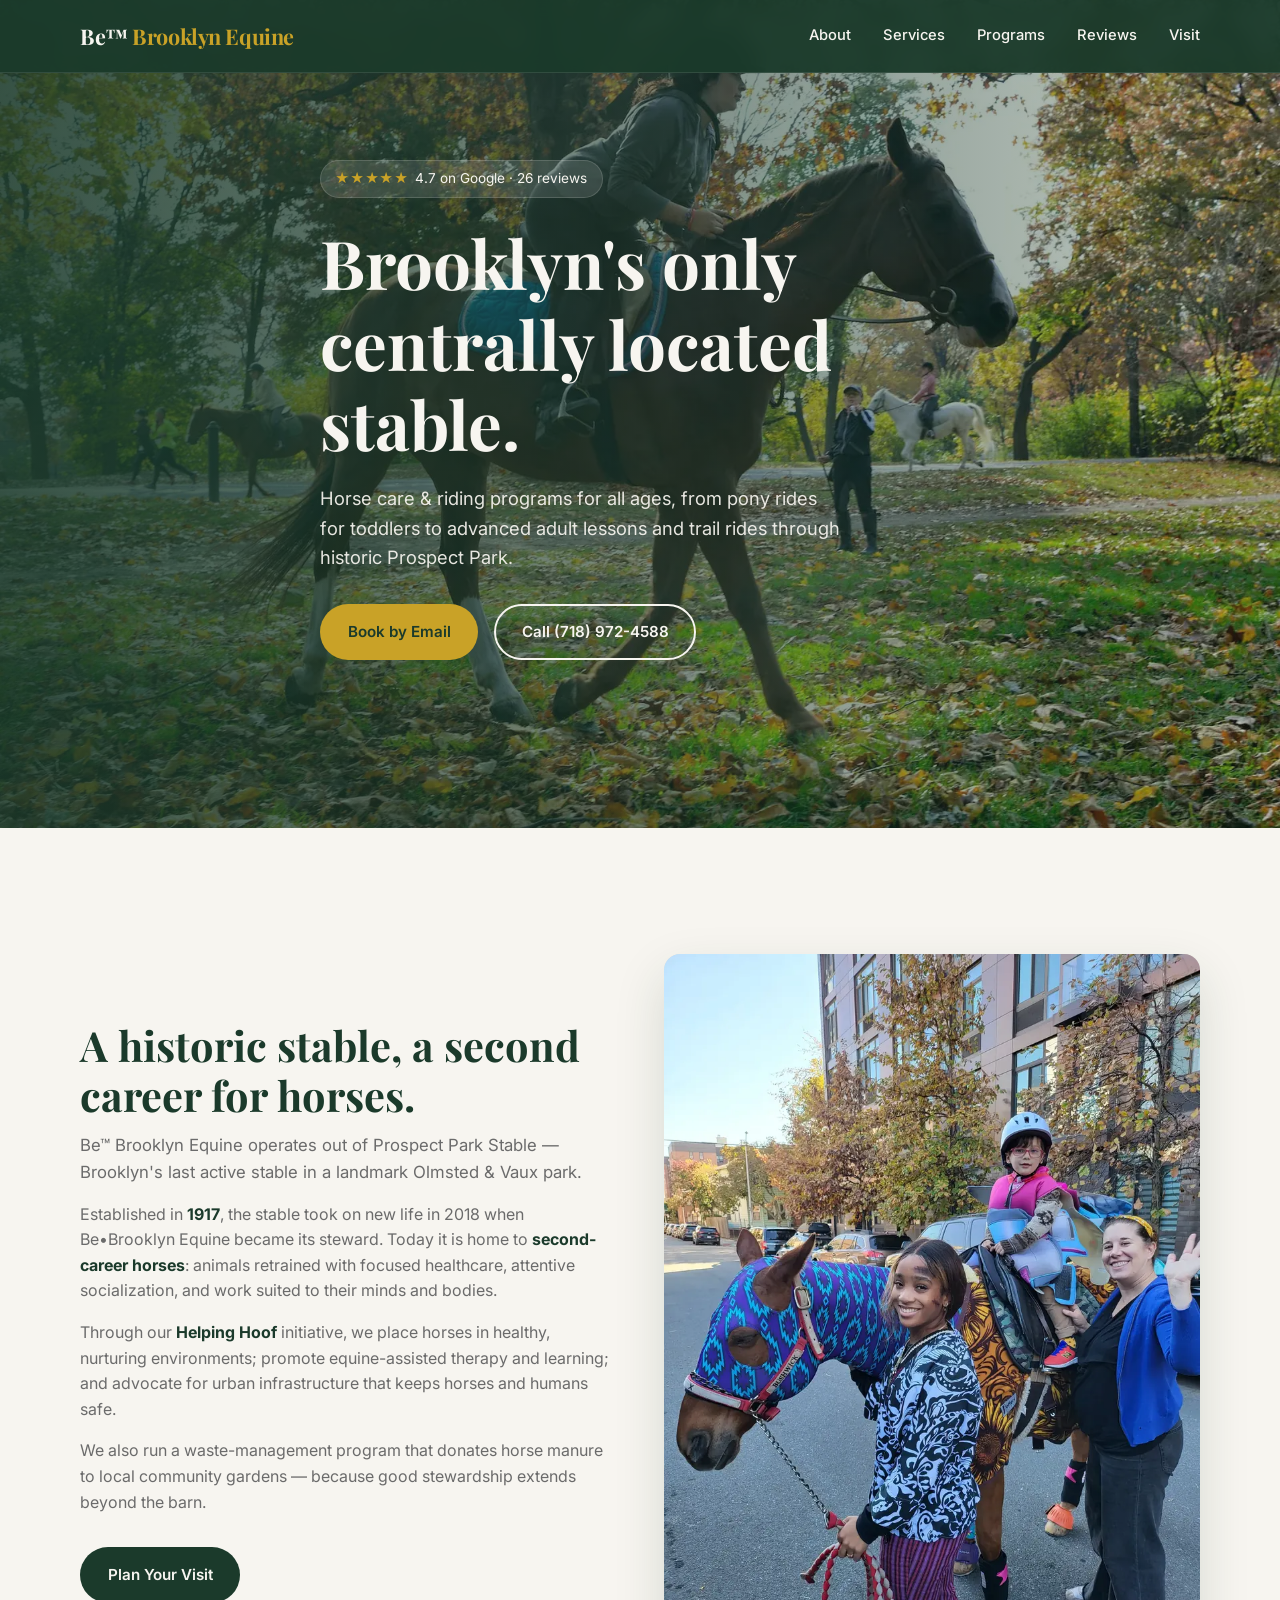
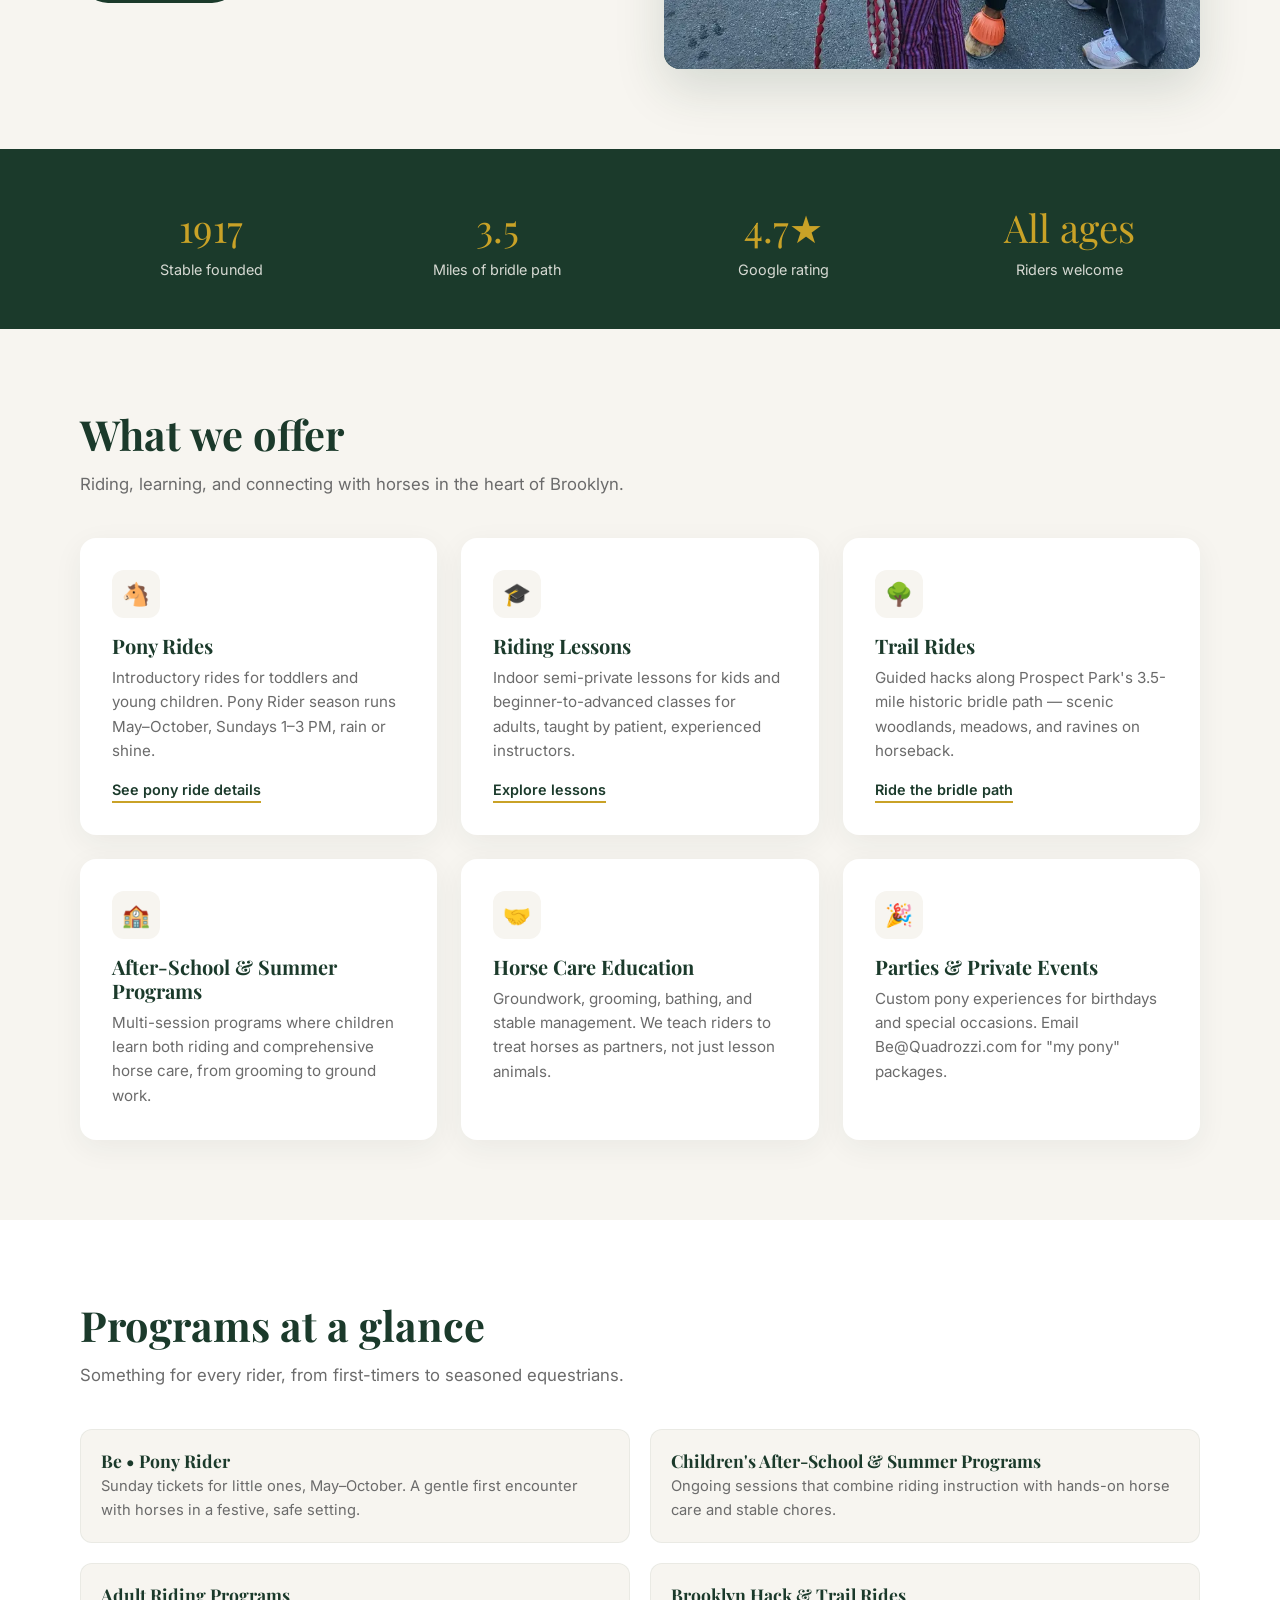
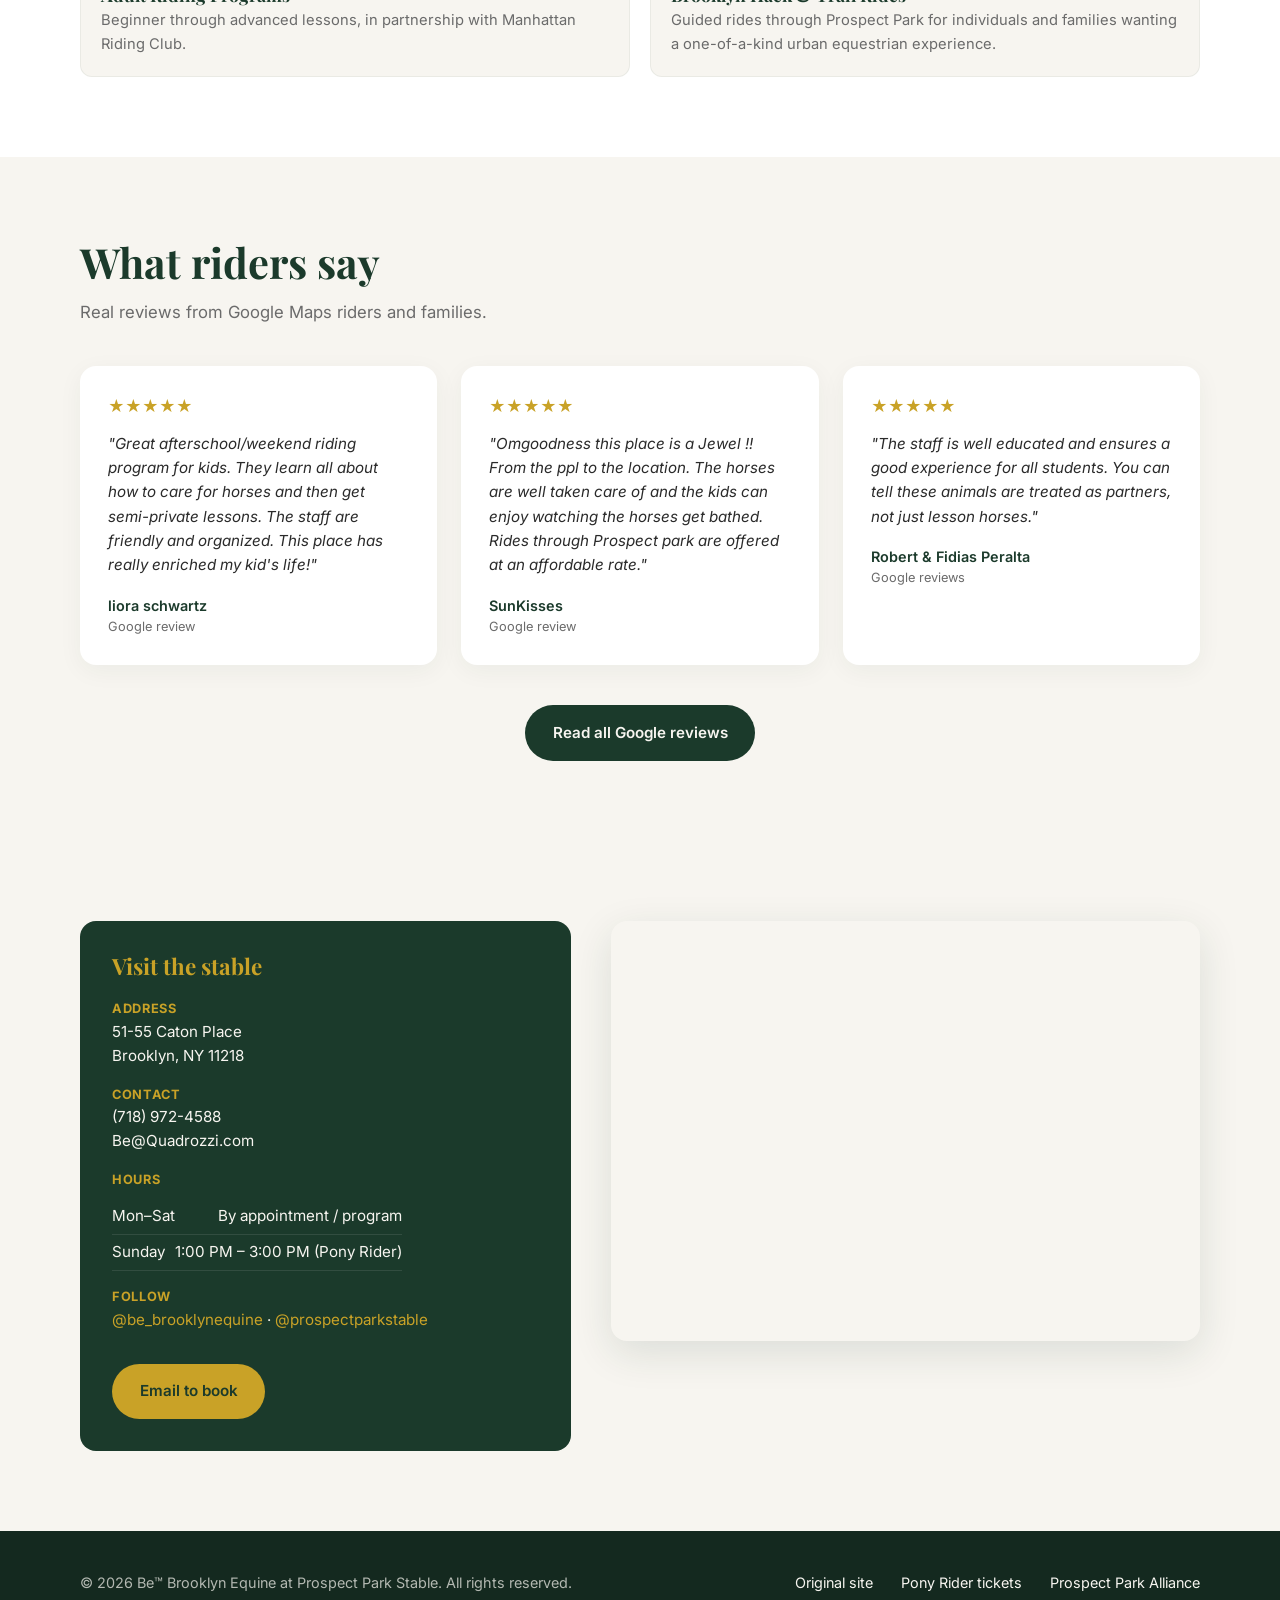
<file: index.html>
<!DOCTYPE html>
<html lang="en">
<head>
  <meta charset="UTF-8">
  <meta name="viewport" content="width=device-width, initial-scale=1.0">
  <title>Be™ Brooklyn Equine at Prospect Park Stable</title>
  <meta name="description" content="Brooklyn's only centrally located stable. Horse care & riding programs for all ages, pony rides, trail rides, and lessons in Prospect Park.">
  <link rel="canonical" href="https://fstype.github.io/brooklyn-equine/">
  <link rel="preload" as="image" href="hero-1600.webp" type="image/webp" fetchpriority="high">
  <link rel="icon" href="data:image/svg+xml,%3Csvg xmlns='http://www.w3.org/2000/svg' viewBox='0 0 100 100'%3E%3Crect width='100' height='100' rx='20' fill='%231b3a2b'/%3E%3Ctext x='50' y='50' font-size='60' text-anchor='middle' dominant-baseline='central'%3E%F0%9F%90%B4%3C/text%3E%3C/svg%3E">
  <meta name="theme-color" content="#1b3a2b">
  <!-- Social / Open Graph -->
  <meta property="og:type" content="website">
  <meta property="og:title" content="Be™ Brooklyn Equine at Prospect Park Stable">
  <meta property="og:description" content="Brooklyn's only centrally located stable. Horse care & riding programs for all ages — pony rides, trail rides, and lessons in Prospect Park.">
  <meta property="og:image" content="https://fstype.github.io/brooklyn-equine/hero-og.jpg">
  <meta property="og:url" content="https://fstype.github.io/brooklyn-equine/">
  <meta name="twitter:card" content="summary_large_image">
  <meta name="twitter:title" content="Be™ Brooklyn Equine at Prospect Park Stable">
  <meta name="twitter:description" content="Horse care & riding programs for all ages in the heart of Brooklyn.">
  <meta name="twitter:image" content="https://fstype.github.io/brooklyn-equine/hero-og.jpg">
  <link rel="preconnect" href="https://fonts.googleapis.com">
  <link rel="preconnect" href="https://fonts.gstatic.com" crossorigin>
  <link href="https://fonts.googleapis.com/css2?family=Playfair+Display:wght@500;700&family=Inter:wght@400;500;600&display=swap" rel="stylesheet">
  <link rel="stylesheet" href="styles.css?v=2">
  <script type="application/ld+json">
  {
    "@context": "https://schema.org",
    "@type": "SportsActivityLocation",
    "name": "Be™ Brooklyn Equine at Prospect Park Stable",
    "description": "Brooklyn's only centrally located stable. Horse care and riding programs for all ages — pony rides, riding lessons, and trail rides in Prospect Park.",
    "url": "https://fstype.github.io/brooklyn-equine/",
    "image": "https://fstype.github.io/brooklyn-equine/hero-og.jpg",
    "telephone": "+1-718-972-4588",
    "email": "Be@Quadrozzi.com",
    "address": {
      "@type": "PostalAddress",
      "streetAddress": "51-55 Caton Place",
      "addressLocality": "Brooklyn",
      "addressRegion": "NY",
      "postalCode": "11218",
      "addressCountry": "US"
    },
    "geo": { "@type": "GeoCoordinates", "latitude": 40.6496829, "longitude": -73.9732492 },
    "aggregateRating": { "@type": "AggregateRating", "ratingValue": "4.7", "reviewCount": "26" },
    "sameAs": [
      "https://www.instagram.com/be_brooklynequine/",
      "https://www.instagram.com/prospectparkstable/"
    ]
  }
  </script>
</head>
<body>

<header>
  <nav class="container">
    <a href="#" class="logo">Be™ <span>Brooklyn Equine</span></a>
    <div class="nav-links" id="nav-links">
      <a href="#about">About</a>
      <a href="#services">Services</a>
      <a href="#programs">Programs</a>
      <a href="#reviews">Reviews</a>
      <a href="#visit">Visit</a>
    </div>
    <button class="mobile-menu" aria-label="Open menu" aria-expanded="false" aria-controls="nav-links">☰</button>
  </nav>
</header>

<section class="hero">
  <div class="container hero-content">
    <div class="badge">
      <span class="stars">★★★★★</span>
      <span>4.7 on Google · 26 reviews</span>
    </div>
    <h1>Brooklyn's only centrally located stable.</h1>
    <p>Horse care & riding programs for all ages, from pony rides for toddlers to advanced adult lessons and trail rides through historic Prospect Park.</p>
    <div class="hero-actions">
      <a href="mailto:Be@Quadrozzi.com" class="btn btn-primary">Book by Email</a>
      <a href="tel:7189724588" class="btn btn-outline">Call (718) 972-4588</a>
    </div>
  </div>
</section>

<div class="hoof-trail" aria-hidden="true"></div>

<section id="about" class="about">
  <div class="container about-grid">
    <div class="about-text">
      <h2 class="section-title">A historic stable, a second career for horses.</h2>
      <p class="section-subtitle">Be™ Brooklyn Equine operates out of Prospect Park Stable — Brooklyn's last active stable in a landmark Olmsted & Vaux park.</p>
      <p>Established in <strong>1917</strong>, the stable took on new life in 2018 when Be•Brooklyn Equine became its steward. Today it is home to <strong>second-career horses</strong>: animals retrained with focused healthcare, attentive socialization, and work suited to their minds and bodies.</p>
      <p>Through our <strong>Helping Hoof</strong> initiative, we place horses in healthy, nurturing environments; promote equine-assisted therapy and learning; and advocate for urban infrastructure that keeps horses and humans safe.</p>
      <p>We also run a waste-management program that donates horse manure to local community gardens — because good stewardship extends beyond the barn.</p>
      <a href="#visit" class="btn btn-dark" style="margin-top: 1rem;">Plan Your Visit</a>
    </div>
    <div class="about-image img-skeleton reveal">
      <picture>
        <source type="image/webp" srcset="stables-800.webp 800w, stables-1200.webp 1200w" sizes="(max-width: 900px) 92vw, 45vw">
        <img src="stables-1200.jpg" width="1200" height="1600" loading="lazy" decoding="async"
             alt="A child enjoying a pony ride with Brooklyn Equine staff">
      </picture>
      <div class="caption">Pony rides and family events with Be•Brooklyn Equine · Photo courtesy of Be•Brooklyn Equine</div>
    </div>
  </div>
</section>

<section class="stats">
  <div class="container stats-grid">
    <div><div class="stat-number">1917</div><div class="stat-label">Stable founded</div></div>
    <div><div class="stat-number">3.5</div><div class="stat-label">Miles of bridle path</div></div>
    <div><div class="stat-number">4.7★</div><div class="stat-label">Google rating</div></div>
    <div><div class="stat-number">All ages</div><div class="stat-label">Riders welcome</div></div>
  </div>
</section>

<section id="services" class="services">
  <div class="container">
    <h2 class="section-title">What we offer</h2>
    <p class="section-subtitle">Riding, learning, and connecting with horses in the heart of Brooklyn.</p>
    <div class="services-grid">
      <a class="service-card reveal" href="pony-rides.html">
        <div class="service-icon">🐴</div>
        <h3>Pony Rides</h3>
        <p>Introductory rides for toddlers and young children. Pony Rider season runs May–October, Sundays 1–3 PM, rain or shine.</p>
        <span class="more">See pony ride details</span>
      </a>
      <a class="service-card reveal" href="riding-lessons.html">
        <div class="service-icon">🎓</div>
        <h3>Riding Lessons</h3>
        <p>Indoor semi-private lessons for kids and beginner-to-advanced classes for adults, taught by patient, experienced instructors.</p>
        <span class="more">Explore lessons</span>
      </a>
      <a class="service-card reveal" href="trail-rides.html">
        <div class="service-icon">🌳</div>
        <h3>Trail Rides</h3>
        <p>Guided hacks along Prospect Park's 3.5-mile historic bridle path — scenic woodlands, meadows, and ravines on horseback.</p>
        <span class="more">Ride the bridle path</span>
      </a>
      <div class="service-card reveal">
        <div class="service-icon">🏫</div>
        <h3>After-School & Summer Programs</h3>
        <p>Multi-session programs where children learn both riding and comprehensive horse care, from grooming to ground work.</p>
      </div>
      <div class="service-card reveal">
        <div class="service-icon">🤝</div>
        <h3>Horse Care Education</h3>
        <p>Groundwork, grooming, bathing, and stable management. We teach riders to treat horses as partners, not just lesson animals.</p>
      </div>
      <div class="service-card reveal">
        <div class="service-icon">🎉</div>
        <h3>Parties & Private Events</h3>
        <p>Custom pony experiences for birthdays and special occasions. Email Be@Quadrozzi.com for "my pony" packages.</p>
      </div>
    </div>
  </div>
</section>

<section id="programs" class="programs">
  <div class="container">
    <h2 class="section-title">Programs at a glance</h2>
    <p class="section-subtitle">Something for every rider, from first-timers to seasoned equestrians.</p>
    <div class="program-list">
      <div class="program-item reveal">
        <div>
          <h3>Be • Pony Rider</h3>
          <p>Sunday tickets for little ones, May–October. A gentle first encounter with horses in a festive, safe setting.</p>
        </div>
      </div>
      <div class="program-item reveal">
        <div>
          <h3>Children's After-School & Summer Programs</h3>
          <p>Ongoing sessions that combine riding instruction with hands-on horse care and stable chores.</p>
        </div>
      </div>
      <div class="program-item reveal">
        <div>
          <h3>Adult Riding Programs</h3>
          <p>Beginner through advanced lessons, in partnership with Manhattan Riding Club.</p>
        </div>
      </div>
      <div class="program-item reveal">
        <div>
          <h3>Brooklyn Hack & Trail Rides</h3>
          <p>Guided rides through Prospect Park for individuals and families wanting a one-of-a-kind urban equestrian experience.</p>
        </div>
      </div>
    </div>
  </div>
</section>

<section id="reviews" class="reviews">
  <div class="container">
    <h2 class="section-title">What riders say</h2>
    <p class="section-subtitle">Real reviews from Google Maps riders and families.</p>
    <div class="reviews-grid">
      <div class="review-card reveal">
        <div class="review-stars">★★★★★</div>
        <p class="review-text">"Great afterschool/weekend riding program for kids. They learn all about how to care for horses and then get semi-private lessons. The staff are friendly and organized. This place has really enriched my kid's life!"</p>
        <div class="reviewer">liora schwartz <span>Google review</span></div>
      </div>
      <div class="review-card reveal">
        <div class="review-stars">★★★★★</div>
        <p class="review-text">"Omgoodness this place is a Jewel !! From the ppl to the location. The horses are well taken care of and the kids can enjoy watching the horses get bathed. Rides through Prospect park are offered at an affordable rate."</p>
        <div class="reviewer">SunKisses <span>Google review</span></div>
      </div>
      <div class="review-card reveal">
        <div class="review-stars">★★★★★</div>
        <p class="review-text">"The staff is well educated and ensures a good experience for all students. You can tell these animals are treated as partners, not just lesson horses."</p>
        <div class="reviewer">Robert & Fidias Peralta <span>Google reviews</span></div>
      </div>
    </div>
    <div class="review-cta">
      <a href="https://search.google.com/local/reviews?placeid=ChIJtZSdY9FbwokRdE8DBABfS74" target="_blank" rel="noopener" class="btn btn-dark">Read all Google reviews</a>
    </div>
  </div>
</section>

<section id="visit" class="visit">
  <div class="container visit-grid">
    <div class="contact-card">
      <h3>Visit the stable</h3>
      <div class="contact-row">
        <div>
          <strong>Address</strong>
          51-55 Caton Place<br>Brooklyn, NY 11218
        </div>
      </div>
      <div class="contact-row">
        <div>
          <strong>Contact</strong>
          <a href="tel:7189724588" style="color:var(--cream)">(718) 972-4588</a><br>
          <a href="mailto:Be@Quadrozzi.com" style="color:var(--cream)">Be@Quadrozzi.com</a>
        </div>
      </div>
      <div class="contact-row">
        <div>
          <strong>Hours</strong>
          <table class="hours-table">
            <tr><td>Mon–Sat</td><td>By appointment / program</td></tr>
            <tr><td>Sunday</td><td>1:00 PM – 3:00 PM (Pony Rider)</td></tr>
          </table>
        </div>
      </div>
      <div class="contact-row">
        <div>
          <strong>Follow</strong>
          <a href="https://www.instagram.com/be_brooklynequine/" target="_blank" rel="noopener" style="color:var(--gold)">@be_brooklynequine</a> · 
          <a href="https://www.instagram.com/prospectparkstable/" target="_blank" rel="noopener" style="color:var(--gold)">@prospectparkstable</a>
        </div>
      </div>
      <a href="mailto:Be@Quadrozzi.com" class="btn btn-primary" style="margin-top: 1rem;">Email to book</a>
    </div>
    <iframe
      class="map-frame"
      src="https://maps.google.com/maps?q=Be%20Brooklyn%20Equine%20Prospect%20Park%20Stable%2C%2051-55%20Caton%20Place%2C%20Brooklyn%2C%20NY%2011218&output=embed"
      allowfullscreen
      loading="lazy"
      referrerpolicy="no-referrer-when-downgrade"
      title="Be Brooklyn Equine location map">
    </iframe>
  </div>
</section>

<footer>
  <div class="container footer-content">
    <div>© <span id="year"></span> Be™ Brooklyn Equine at Prospect Park Stable. All rights reserved.</div>
    <div class="footer-links">
      <a href="https://639228.8b.io/" target="_blank" rel="noopener">Original site</a>
      <a href="https://beponyrider.myshopify.com/" target="_blank" rel="noopener">Pony Rider tickets</a>
      <a href="https://www.prospectpark.org/visit-the-park/things-to-do/horseback-riding/" target="_blank" rel="noopener">Prospect Park Alliance</a>
    </div>
  </div>
</footer>

<script>
  document.getElementById('year').textContent = new Date().getFullYear();

  // Fade the hero photo in once it has decoded (skeleton shows until then)
  (function () {
    var img = new Image();
    img.onload = img.onerror = function () { document.body.classList.add('hero-ready'); };
    img.src = 'hero-1600.webp';
    if (img.complete) document.body.classList.add('hero-ready');
  })();

  // Image skeletons: reveal each photo when it finishes loading
  document.querySelectorAll('.img-skeleton').forEach(function (box) {
    var img = box.querySelector('img');
    if (!img) return;
    var done = function () { box.classList.add('loaded'); };
    if (img.complete) done(); else { img.addEventListener('load', done); img.addEventListener('error', done); }
  });

  // Mobile nav toggle
  (function () {
    var nav = document.querySelector('nav');
    var btn = document.querySelector('.mobile-menu');
    var links = document.getElementById('nav-links');
    function setOpen(open) {
      nav.classList.toggle('open', open);
      btn.setAttribute('aria-expanded', String(open));
      btn.setAttribute('aria-label', open ? 'Close menu' : 'Open menu');
      btn.textContent = open ? '✕' : '☰';
    }
    btn.addEventListener('click', function () {
      setOpen(!nav.classList.contains('open'));
    });
    links.addEventListener('click', function (e) {
      if (e.target.tagName === 'A') setOpen(false);
    });
  })();
</script>

</body>
</html>
</file>
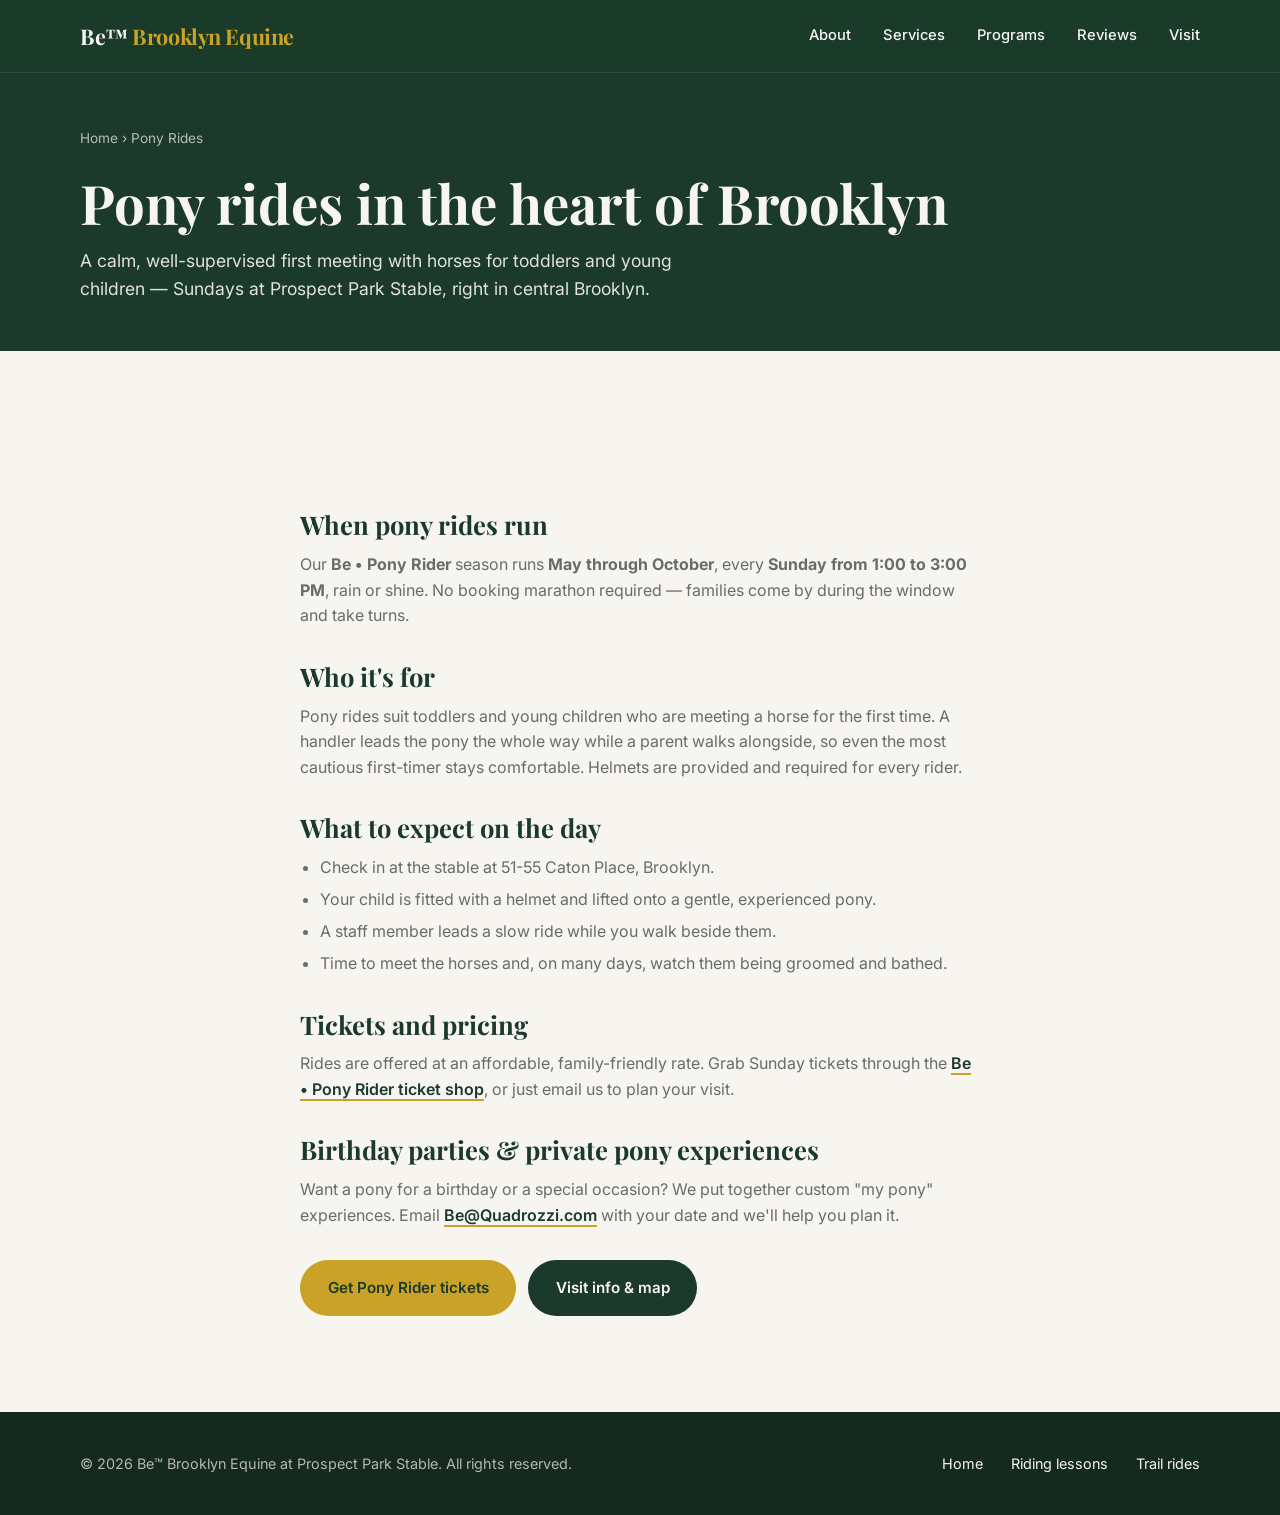
<file: pony-rides.html>
<!DOCTYPE html>
<html lang="en">
<head>
  <meta charset="UTF-8">
  <meta name="viewport" content="width=device-width, initial-scale=1.0">
  <title>Pony Rides in Brooklyn & Prospect Park | Be™ Brooklyn Equine</title>
  <meta name="description" content="Sunday pony rides for toddlers and young children at Prospect Park Stable, May–October, 1–3 PM. A gentle first horse experience in central Brooklyn.">
  <link rel="canonical" href="https://fstype.github.io/brooklyn-equine/pony-rides.html">
  <link rel="icon" href="data:image/svg+xml,%3Csvg xmlns='http://www.w3.org/2000/svg' viewBox='0 0 100 100'%3E%3Crect width='100' height='100' rx='20' fill='%231b3a2b'/%3E%3Ctext x='50' y='50' font-size='60' text-anchor='middle' dominant-baseline='central'%3E%F0%9F%90%B4%3C/text%3E%3C/svg%3E">
  <meta name="theme-color" content="#1b3a2b">
  <meta property="og:type" content="website">
  <meta property="og:title" content="Pony Rides in Brooklyn & Prospect Park | Be™ Brooklyn Equine">
  <meta property="og:description" content="Sunday pony rides for toddlers and young children at Prospect Park Stable, May–October.">
  <meta property="og:image" content="https://fstype.github.io/brooklyn-equine/hero-og.jpg">
  <meta property="og:url" content="https://fstype.github.io/brooklyn-equine/pony-rides.html">
  <meta name="twitter:card" content="summary_large_image">
  <link rel="preconnect" href="https://fonts.googleapis.com">
  <link rel="preconnect" href="https://fonts.gstatic.com" crossorigin>
  <link href="https://fonts.googleapis.com/css2?family=Playfair+Display:wght@500;700&family=Inter:wght@400;500;600&display=swap" rel="stylesheet">
  <link rel="stylesheet" href="styles.css?v=2">
</head>
<body>

<header>
  <nav class="container">
    <a href="index.html" class="logo">Be™ <span>Brooklyn Equine</span></a>
    <div class="nav-links" id="nav-links">
      <a href="index.html#about">About</a>
      <a href="index.html#services">Services</a>
      <a href="index.html#programs">Programs</a>
      <a href="index.html#reviews">Reviews</a>
      <a href="index.html#visit">Visit</a>
    </div>
    <button class="mobile-menu" aria-label="Open menu" aria-expanded="false" aria-controls="nav-links">☰</button>
  </nav>
</header>

<section class="subhero">
  <div class="container">
    <div class="breadcrumb"><a href="index.html">Home</a> &rsaquo; Pony Rides</div>
    <h1>Pony rides in the heart of Brooklyn</h1>
    <p>A calm, well-supervised first meeting with horses for toddlers and young children — Sundays at Prospect Park Stable, right in central Brooklyn.</p>
  </div>
</section>

<div class="hoof-trail" aria-hidden="true"></div>

<section>
  <div class="container prose">
    <h2>When pony rides run</h2>
    <p>Our <strong>Be • Pony Rider</strong> season runs <strong>May through October</strong>, every <strong>Sunday from 1:00 to 3:00 PM</strong>, rain or shine. No booking marathon required — families come by during the window and take turns.</p>

    <h2>Who it's for</h2>
    <p>Pony rides suit toddlers and young children who are meeting a horse for the first time. A handler leads the pony the whole way while a parent walks alongside, so even the most cautious first-timer stays comfortable. Helmets are provided and required for every rider.</p>

    <h2>What to expect on the day</h2>
    <ul>
      <li>Check in at the stable at 51-55 Caton Place, Brooklyn.</li>
      <li>Your child is fitted with a helmet and lifted onto a gentle, experienced pony.</li>
      <li>A staff member leads a slow ride while you walk beside them.</li>
      <li>Time to meet the horses and, on many days, watch them being groomed and bathed.</li>
    </ul>

    <h2>Tickets and pricing</h2>
    <p>Rides are offered at an affordable, family-friendly rate. Grab Sunday tickets through the <a class="inline" href="https://beponyrider.myshopify.com/" target="_blank" rel="noopener">Be • Pony Rider ticket shop</a>, or just email us to plan your visit.</p>

    <h2>Birthday parties &amp; private pony experiences</h2>
    <p>Want a pony for a birthday or a special occasion? We put together custom "my pony" experiences. Email <a class="inline" href="mailto:Be@Quadrozzi.com">Be@Quadrozzi.com</a> with your date and we'll help you plan it.</p>

    <p style="margin-top:2rem">
      <a href="https://beponyrider.myshopify.com/" target="_blank" rel="noopener" class="btn btn-primary">Get Pony Rider tickets</a>
      <a href="index.html#visit" class="btn btn-dark" style="margin-left:0.5rem">Visit info &amp; map</a>
    </p>
  </div>
</section>

<footer>
  <div class="container footer-content">
    <div>© <span id="year"></span> Be™ Brooklyn Equine at Prospect Park Stable. All rights reserved.</div>
    <div class="footer-links">
      <a href="index.html">Home</a>
      <a href="riding-lessons.html">Riding lessons</a>
      <a href="trail-rides.html">Trail rides</a>
    </div>
  </div>
</footer>

<script>
  document.getElementById('year').textContent = new Date().getFullYear();
  (function () {
    var nav = document.querySelector('nav'), btn = document.querySelector('.mobile-menu'), links = document.getElementById('nav-links');
    function setOpen(o){ nav.classList.toggle('open', o); btn.setAttribute('aria-expanded', String(o)); btn.setAttribute('aria-label', o?'Close menu':'Open menu'); btn.textContent = o?'✕':'☰'; }
    btn.addEventListener('click', function(){ setOpen(!nav.classList.contains('open')); });
    links.addEventListener('click', function(e){ if(e.target.tagName==='A') setOpen(false); });
  })();
</script>

</body>
</html>
</file>
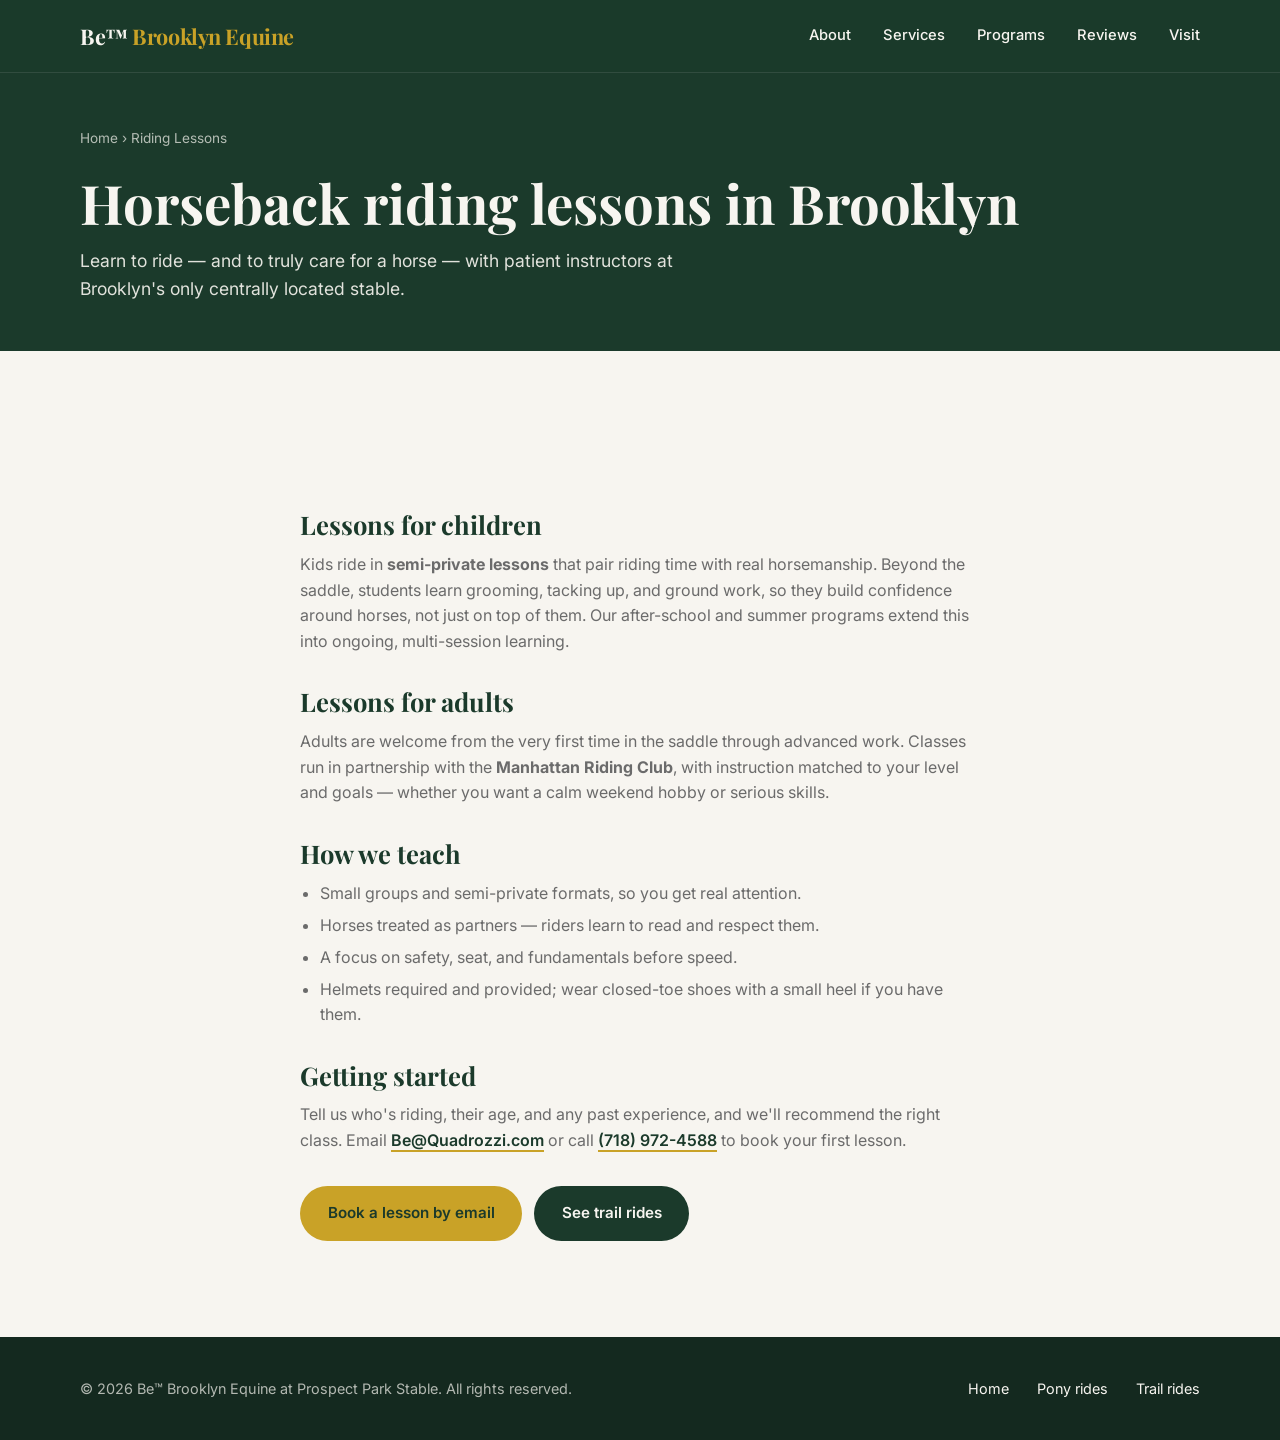
<file: riding-lessons.html>
<!DOCTYPE html>
<html lang="en">
<head>
  <meta charset="UTF-8">
  <meta name="viewport" content="width=device-width, initial-scale=1.0">
  <title>Horseback Riding Lessons in Brooklyn | Be™ Brooklyn Equine</title>
  <meta name="description" content="Horseback riding lessons in Brooklyn for kids and adults — semi-private children's classes and beginner-to-advanced adult instruction at Prospect Park Stable.">
  <link rel="canonical" href="https://fstype.github.io/brooklyn-equine/riding-lessons.html">
  <link rel="icon" href="data:image/svg+xml,%3Csvg xmlns='http://www.w3.org/2000/svg' viewBox='0 0 100 100'%3E%3Crect width='100' height='100' rx='20' fill='%231b3a2b'/%3E%3Ctext x='50' y='50' font-size='60' text-anchor='middle' dominant-baseline='central'%3E%F0%9F%90%B4%3C/text%3E%3C/svg%3E">
  <meta name="theme-color" content="#1b3a2b">
  <meta property="og:type" content="website">
  <meta property="og:title" content="Horseback Riding Lessons in Brooklyn | Be™ Brooklyn Equine">
  <meta property="og:description" content="Riding lessons for kids and adults at Prospect Park Stable — beginner to advanced.">
  <meta property="og:image" content="https://fstype.github.io/brooklyn-equine/hero-og.jpg">
  <meta property="og:url" content="https://fstype.github.io/brooklyn-equine/riding-lessons.html">
  <meta name="twitter:card" content="summary_large_image">
  <link rel="preconnect" href="https://fonts.googleapis.com">
  <link rel="preconnect" href="https://fonts.gstatic.com" crossorigin>
  <link href="https://fonts.googleapis.com/css2?family=Playfair+Display:wght@500;700&family=Inter:wght@400;500;600&display=swap" rel="stylesheet">
  <link rel="stylesheet" href="styles.css?v=2">
</head>
<body>

<header>
  <nav class="container">
    <a href="index.html" class="logo">Be™ <span>Brooklyn Equine</span></a>
    <div class="nav-links" id="nav-links">
      <a href="index.html#about">About</a>
      <a href="index.html#services">Services</a>
      <a href="index.html#programs">Programs</a>
      <a href="index.html#reviews">Reviews</a>
      <a href="index.html#visit">Visit</a>
    </div>
    <button class="mobile-menu" aria-label="Open menu" aria-expanded="false" aria-controls="nav-links">☰</button>
  </nav>
</header>

<section class="subhero">
  <div class="container">
    <div class="breadcrumb"><a href="index.html">Home</a> &rsaquo; Riding Lessons</div>
    <h1>Horseback riding lessons in Brooklyn</h1>
    <p>Learn to ride — and to truly care for a horse — with patient instructors at Brooklyn's only centrally located stable.</p>
  </div>
</section>

<div class="hoof-trail" aria-hidden="true"></div>

<section>
  <div class="container prose">
    <h2>Lessons for children</h2>
    <p>Kids ride in <strong>semi-private lessons</strong> that pair riding time with real horsemanship. Beyond the saddle, students learn grooming, tacking up, and ground work, so they build confidence around horses, not just on top of them. Our after-school and summer programs extend this into ongoing, multi-session learning.</p>

    <h2>Lessons for adults</h2>
    <p>Adults are welcome from the very first time in the saddle through advanced work. Classes run in partnership with the <strong>Manhattan Riding Club</strong>, with instruction matched to your level and goals — whether you want a calm weekend hobby or serious skills.</p>

    <h2>How we teach</h2>
    <ul>
      <li>Small groups and semi-private formats, so you get real attention.</li>
      <li>Horses treated as partners — riders learn to read and respect them.</li>
      <li>A focus on safety, seat, and fundamentals before speed.</li>
      <li>Helmets required and provided; wear closed-toe shoes with a small heel if you have them.</li>
    </ul>

    <h2>Getting started</h2>
    <p>Tell us who's riding, their age, and any past experience, and we'll recommend the right class. Email <a class="inline" href="mailto:Be@Quadrozzi.com">Be@Quadrozzi.com</a> or call <a class="inline" href="tel:7189724588">(718) 972-4588</a> to book your first lesson.</p>

    <p style="margin-top:2rem">
      <a href="mailto:Be@Quadrozzi.com" class="btn btn-primary">Book a lesson by email</a>
      <a href="trail-rides.html" class="btn btn-dark" style="margin-left:0.5rem">See trail rides</a>
    </p>
  </div>
</section>

<footer>
  <div class="container footer-content">
    <div>© <span id="year"></span> Be™ Brooklyn Equine at Prospect Park Stable. All rights reserved.</div>
    <div class="footer-links">
      <a href="index.html">Home</a>
      <a href="pony-rides.html">Pony rides</a>
      <a href="trail-rides.html">Trail rides</a>
    </div>
  </div>
</footer>

<script>
  document.getElementById('year').textContent = new Date().getFullYear();
  (function () {
    var nav = document.querySelector('nav'), btn = document.querySelector('.mobile-menu'), links = document.getElementById('nav-links');
    function setOpen(o){ nav.classList.toggle('open', o); btn.setAttribute('aria-expanded', String(o)); btn.setAttribute('aria-label', o?'Close menu':'Open menu'); btn.textContent = o?'✕':'☰'; }
    btn.addEventListener('click', function(){ setOpen(!nav.classList.contains('open')); });
    links.addEventListener('click', function(e){ if(e.target.tagName==='A') setOpen(false); });
  })();
</script>

</body>
</html>
</file>
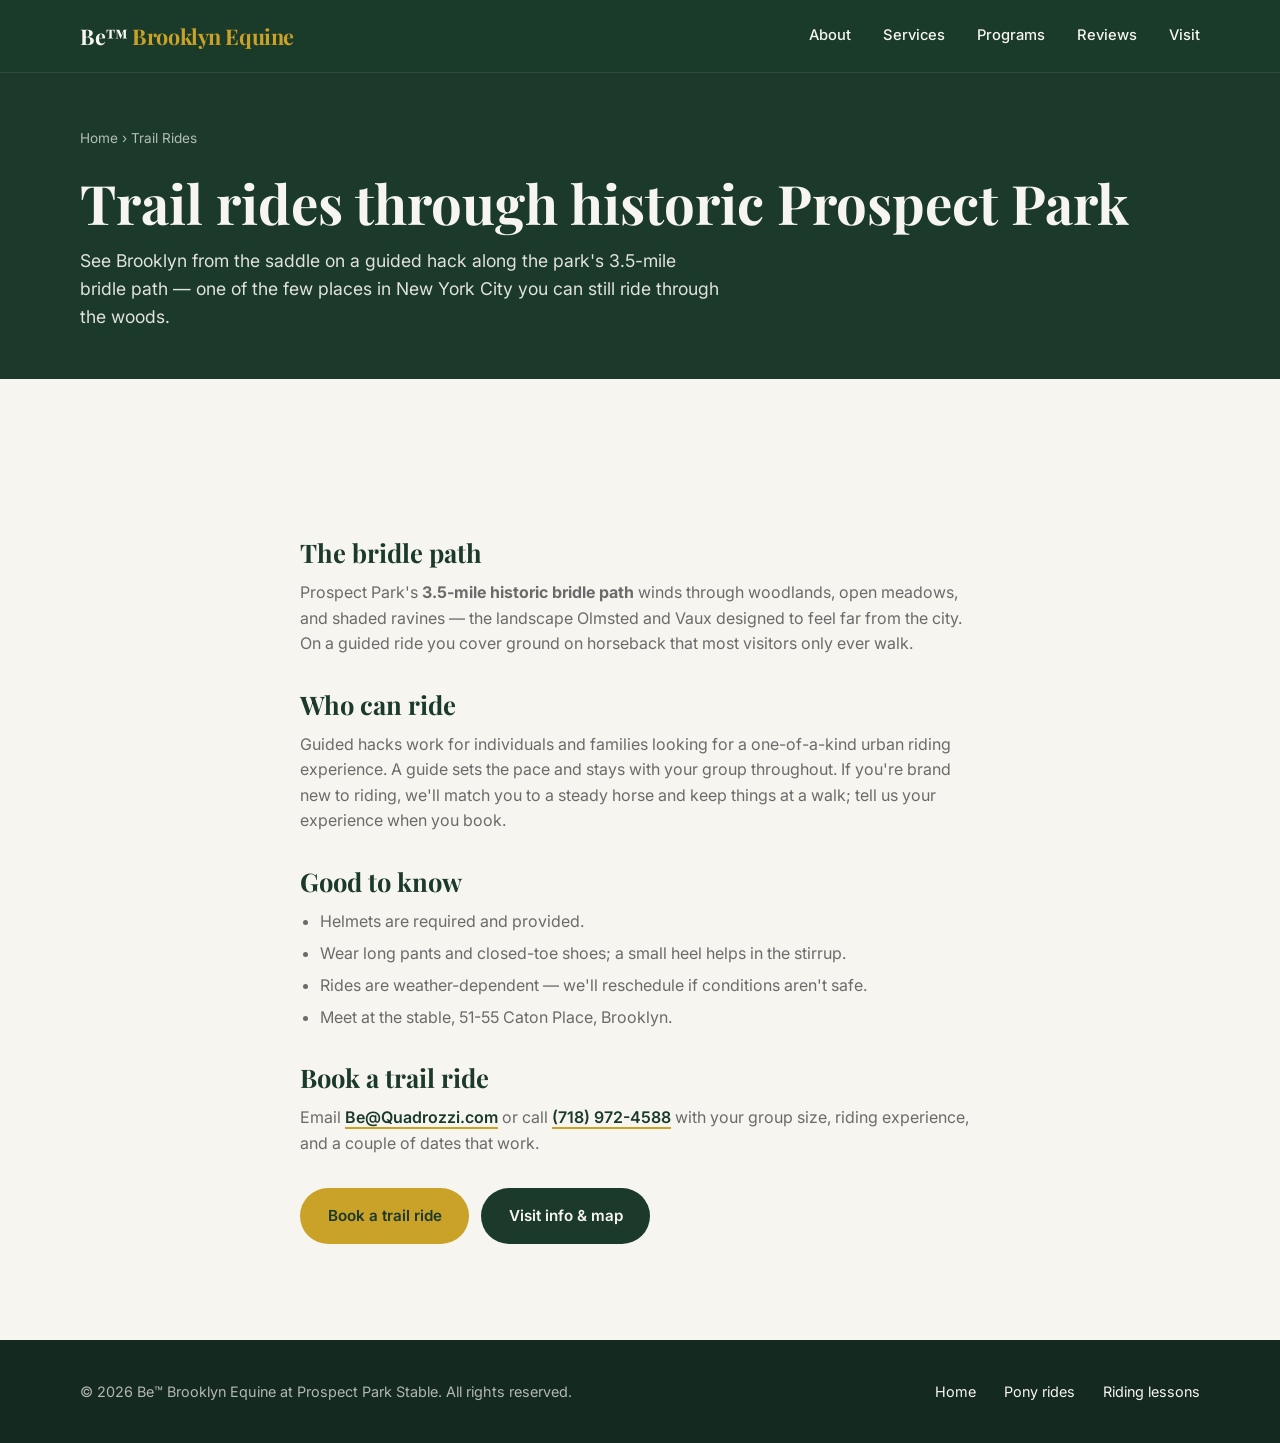
<file: trail-rides.html>
<!DOCTYPE html>
<html lang="en">
<head>
  <meta charset="UTF-8">
  <meta name="viewport" content="width=device-width, initial-scale=1.0">
  <title>Horseback Trail Rides in Prospect Park, Brooklyn | Be™ Brooklyn Equine</title>
  <meta name="description" content="Guided horseback trail rides along Prospect Park's 3.5-mile historic bridle path in Brooklyn — woodlands, meadows, and ravines for individuals and families.">
  <link rel="canonical" href="https://fstype.github.io/brooklyn-equine/trail-rides.html">
  <link rel="icon" href="data:image/svg+xml,%3Csvg xmlns='http://www.w3.org/2000/svg' viewBox='0 0 100 100'%3E%3Crect width='100' height='100' rx='20' fill='%231b3a2b'/%3E%3Ctext x='50' y='50' font-size='60' text-anchor='middle' dominant-baseline='central'%3E%F0%9F%90%B4%3C/text%3E%3C/svg%3E">
  <meta name="theme-color" content="#1b3a2b">
  <meta property="og:type" content="website">
  <meta property="og:title" content="Horseback Trail Rides in Prospect Park, Brooklyn | Be™ Brooklyn Equine">
  <meta property="og:description" content="Guided rides along Prospect Park's 3.5-mile historic bridle path.">
  <meta property="og:image" content="https://fstype.github.io/brooklyn-equine/hero-og.jpg">
  <meta property="og:url" content="https://fstype.github.io/brooklyn-equine/trail-rides.html">
  <meta name="twitter:card" content="summary_large_image">
  <link rel="preconnect" href="https://fonts.googleapis.com">
  <link rel="preconnect" href="https://fonts.gstatic.com" crossorigin>
  <link href="https://fonts.googleapis.com/css2?family=Playfair+Display:wght@500;700&family=Inter:wght@400;500;600&display=swap" rel="stylesheet">
  <link rel="stylesheet" href="styles.css?v=2">
</head>
<body>

<header>
  <nav class="container">
    <a href="index.html" class="logo">Be™ <span>Brooklyn Equine</span></a>
    <div class="nav-links" id="nav-links">
      <a href="index.html#about">About</a>
      <a href="index.html#services">Services</a>
      <a href="index.html#programs">Programs</a>
      <a href="index.html#reviews">Reviews</a>
      <a href="index.html#visit">Visit</a>
    </div>
    <button class="mobile-menu" aria-label="Open menu" aria-expanded="false" aria-controls="nav-links">☰</button>
  </nav>
</header>

<section class="subhero">
  <div class="container">
    <div class="breadcrumb"><a href="index.html">Home</a> &rsaquo; Trail Rides</div>
    <h1>Trail rides through historic Prospect Park</h1>
    <p>See Brooklyn from the saddle on a guided hack along the park's 3.5-mile bridle path — one of the few places in New York City you can still ride through the woods.</p>
  </div>
</section>

<div class="hoof-trail" aria-hidden="true"></div>

<section>
  <div class="container prose">
    <h2>The bridle path</h2>
    <p>Prospect Park's <strong>3.5-mile historic bridle path</strong> winds through woodlands, open meadows, and shaded ravines — the landscape Olmsted and Vaux designed to feel far from the city. On a guided ride you cover ground on horseback that most visitors only ever walk.</p>

    <h2>Who can ride</h2>
    <p>Guided hacks work for individuals and families looking for a one-of-a-kind urban riding experience. A guide sets the pace and stays with your group throughout. If you're brand new to riding, we'll match you to a steady horse and keep things at a walk; tell us your experience when you book.</p>

    <h2>Good to know</h2>
    <ul>
      <li>Helmets are required and provided.</li>
      <li>Wear long pants and closed-toe shoes; a small heel helps in the stirrup.</li>
      <li>Rides are weather-dependent — we'll reschedule if conditions aren't safe.</li>
      <li>Meet at the stable, 51-55 Caton Place, Brooklyn.</li>
    </ul>

    <h2>Book a trail ride</h2>
    <p>Email <a class="inline" href="mailto:Be@Quadrozzi.com">Be@Quadrozzi.com</a> or call <a class="inline" href="tel:7189724588">(718) 972-4588</a> with your group size, riding experience, and a couple of dates that work.</p>

    <p style="margin-top:2rem">
      <a href="mailto:Be@Quadrozzi.com" class="btn btn-primary">Book a trail ride</a>
      <a href="index.html#visit" class="btn btn-dark" style="margin-left:0.5rem">Visit info &amp; map</a>
    </p>
  </div>
</section>

<footer>
  <div class="container footer-content">
    <div>© <span id="year"></span> Be™ Brooklyn Equine at Prospect Park Stable. All rights reserved.</div>
    <div class="footer-links">
      <a href="index.html">Home</a>
      <a href="pony-rides.html">Pony rides</a>
      <a href="riding-lessons.html">Riding lessons</a>
    </div>
  </div>
</footer>

<script>
  document.getElementById('year').textContent = new Date().getFullYear();
  (function () {
    var nav = document.querySelector('nav'), btn = document.querySelector('.mobile-menu'), links = document.getElementById('nav-links');
    function setOpen(o){ nav.classList.toggle('open', o); btn.setAttribute('aria-expanded', String(o)); btn.setAttribute('aria-label', o?'Close menu':'Open menu'); btn.textContent = o?'✕':'☰'; }
    btn.addEventListener('click', function(){ setOpen(!nav.classList.contains('open')); });
    links.addEventListener('click', function(e){ if(e.target.tagName==='A') setOpen(false); });
  })();
</script>

</body>
</html>
</file>
<file: styles.css>
:root {
  --forest: #1b3a2b;
  --forest-light: #2d5a45;
  --saddle: #5c3a21;
  --cream: #f7f5f0;
  --gold: #c9a227;
  --charcoal: #2a2a2a;
  --stone: #6b6b6b;
}

* { box-sizing: border-box; margin: 0; padding: 0; }
@media (prefers-reduced-motion: no-preference) { html { scroll-behavior: smooth; } }
:focus-visible { outline: 2px solid var(--gold); outline-offset: 2px; border-radius: 2px; }
body {
  font-family: 'Inter', system-ui, sans-serif;
  color: var(--charcoal);
  background: var(--cream);
  line-height: 1.6;
}
h1, h2, h3 { font-family: 'Playfair Display', Georgia, serif; font-weight: 700; line-height: 1.2; }
a { color: inherit; text-decoration: none; }
img { max-width: 100%; display: block; }

.container { width: min(1120px, 92%); margin: 0 auto; }
.btn {
  display: inline-flex; align-items: center; gap: 0.5rem;
  padding: 0.85rem 1.6rem; border-radius: 999px;
  font-weight: 600; font-size: 0.95rem; transition: all 0.2s ease;
  border: 2px solid transparent; cursor: pointer;
}
.btn-primary { background: var(--gold); color: var(--forest); }
.btn-primary:hover { background: #b08d1f; transform: translateY(-2px); }
.btn-outline { border-color: var(--cream); color: var(--cream); }
.btn-outline:hover { background: var(--cream); color: var(--forest); }
.btn-dark { background: var(--forest); color: var(--cream); }
.btn-dark:hover { background: var(--forest-light); }

/* Header */
header {
  position: fixed; inset: 0 0 auto 0; z-index: 100;
  background: rgba(27, 58, 43, 0.95); backdrop-filter: blur(8px);
  color: var(--cream); border-bottom: 1px solid rgba(247, 245, 240, 0.1);
}
nav { display: flex; align-items: center; justify-content: space-between; height: 72px; }
.logo { font-family: 'Playfair Display', serif; font-size: 1.35rem; font-weight: 700; letter-spacing: -0.02em; }
.logo span { color: var(--gold); }
.nav-links { display: flex; gap: 2rem; font-size: 0.92rem; font-weight: 500; }
.nav-links a:hover { color: var(--gold); }
.mobile-menu { display: none; background: none; border: none; color: var(--cream); font-size: 1.5rem; cursor: pointer; }

/* Hero */
.hero {
  position: relative; min-height: 92vh; display: flex; align-items: center;
  padding-top: 72px; color: var(--cream); overflow: hidden;
  background: var(--forest);
}
.hero::before {
  content: ''; position: absolute; inset: 0; z-index: 0;
  background:
    linear-gradient(90deg, rgba(27,58,43,0.88) 0%, rgba(27,58,43,0.55) 55%, rgba(27,58,43,0.25) 100%),
    url('hero-1600.webp');
  background-size: cover; background-position: center;
  opacity: 0; transition: opacity 0.7s ease;
}
body.hero-ready .hero::before { opacity: 1; }
.hero-content { position: relative; z-index: 1; max-width: 640px; padding: 4rem 0; }
.hero h1 { font-size: clamp(2.6rem, 6vw, 4.2rem); margin-bottom: 1.25rem; }
.hero p { font-size: 1.15rem; color: rgba(247, 245, 240, 0.92); margin-bottom: 2rem; max-width: 520px; }
.hero-actions { display: flex; gap: 1rem; flex-wrap: wrap; }
.badge {
  display: inline-flex; align-items: center; gap: 0.4rem;
  background: rgba(247, 245, 240, 0.12); padding: 0.45rem 0.9rem;
  border-radius: 999px; font-size: 0.85rem; margin-bottom: 1.5rem;
  border: 1px solid rgba(247, 245, 240, 0.15);
}
.stars { color: var(--gold); letter-spacing: 0.05em; }

/* Sections */
section { padding: 5rem 0; }
section[id] { scroll-margin-top: 84px; }
.section-title { font-size: clamp(2rem, 4vw, 2.6rem); color: var(--forest); margin-bottom: 0.75rem; }
.section-subtitle { color: var(--stone); font-size: 1.05rem; max-width: 640px; margin-bottom: 2.5rem; }

/* Hoofprint trail divider — walks in left-to-right as you scroll past it */
.hoof-trail {
  height: 46px; margin: 0; background: var(--cream);
  background-image: url("data:image/svg+xml,%3Csvg xmlns='http://www.w3.org/2000/svg' width='120' height='46' viewBox='0 0 120 46'%3E%3Cg fill='%23c9a227'%3E%3Cpath d='M20 8c6 0 10 5 10 12s-4 13-10 13S10 27 10 20 14 8 20 8zm0 5c-3 0-5 3-5 7s2 8 5 8 5-4 5-8-2-7-5-7z'/%3E%3Cpath d='M80 25c6 0 10 5 10 12s-4 4-10 4-10 3-10-4 4-12 10-12zm0 5c-3 0-5 3-5 7s2 3 5 3 5 0 5-3-2-7-5-7z'/%3E%3C/g%3E%3C/svg%3E");
  background-repeat: repeat-x; background-position: left center; background-size: 120px 46px;
}

/* About */
.about-grid { display: grid; grid-template-columns: 1fr 1fr; gap: 3rem; align-items: center; }
.about-text p { margin-bottom: 1rem; color: var(--stone); }
.about-text strong { color: var(--forest); }
.about-image { position: relative; border-radius: 16px; overflow: hidden; box-shadow: 0 20px 50px rgba(27,58,43,0.15); }
.about-image img { width: 100%; height: 100%; object-fit: cover; min-height: 420px; }
.caption {
  position: absolute; bottom: 0; left: 0; right: 0;
  background: rgba(27, 58, 43, 0.85); color: var(--cream);
  padding: 1rem 1.25rem; font-size: 0.85rem;
}

/* Image skeleton: shimmer placeholder behind photos until they load */
.img-skeleton { position: relative; background: #e7e3d8; }
.img-skeleton::after {
  content: ''; position: absolute; inset: 0; z-index: 1;
  background: linear-gradient(100deg, transparent 20%, rgba(255,255,255,0.55) 50%, transparent 80%);
  background-size: 220% 100%; animation: shimmer 1.4s ease-in-out infinite;
}
.img-skeleton.loaded::after { display: none; }
.img-skeleton img { position: relative; z-index: 2; opacity: 0; transition: opacity 0.5s ease; }
.img-skeleton.loaded img { opacity: 1; }
@keyframes shimmer { from { background-position: 120% 0; } to { background-position: -120% 0; } }

/* Stats */
.stats { background: var(--forest); color: var(--cream); padding: 3rem 0; }
.stats-grid { display: grid; grid-template-columns: repeat(4, 1fr); gap: 1.5rem; text-align: center; }
.stat-number { font-family: 'Playfair Display', serif; font-size: 2.4rem; color: var(--gold); }
.stat-label { font-size: 0.9rem; opacity: 0.85; }

/* Services */
.services-grid { display: grid; grid-template-columns: repeat(3, 1fr); gap: 1.5rem; }
.service-card {
  display: block; background: white; border-radius: 16px; padding: 2rem;
  box-shadow: 0 8px 30px rgba(27,58,43,0.06);
  transition: transform 0.2s ease, box-shadow 0.2s ease;
}
.service-card:hover { transform: translateY(-6px); box-shadow: 0 16px 40px rgba(27,58,43,0.1); }
.service-icon {
  width: 48px; height: 48px; border-radius: 12px;
  background: var(--cream); color: var(--forest);
  display: grid; place-items: center; font-size: 1.4rem; margin-bottom: 1rem;
}
.service-card h3 { font-size: 1.25rem; color: var(--forest); margin-bottom: 0.5rem; }
.service-card p { font-size: 0.95rem; color: var(--stone); }
a.service-card .more { color: var(--forest); font-weight: 600; font-size: 0.9rem; display: inline-block; margin-top: 0.9rem; border-bottom: 2px solid var(--gold); }

/* Programs highlight */
.programs { background: white; }
.program-list { display: grid; grid-template-columns: repeat(2, 1fr); gap: 1.25rem; }
.program-item {
  display: flex; gap: 1rem; padding: 1.25rem;
  border-radius: 12px; background: var(--cream); border: 1px solid rgba(27,58,43,0.06);
}
.program-item h3 { font-size: 1.1rem; color: var(--forest); margin-bottom: 0.25rem; }
.program-item p { font-size: 0.92rem; color: var(--stone); }

/* Reviews */
.reviews { background: var(--cream); }
.reviews-grid { display: grid; grid-template-columns: repeat(3, 1fr); gap: 1.5rem; }
.review-card {
  background: white; padding: 1.75rem; border-radius: 16px;
  box-shadow: 0 6px 24px rgba(27,58,43,0.05);
}
.review-stars { color: var(--gold); margin-bottom: 0.75rem; }
.review-text { font-size: 0.95rem; color: var(--charcoal); margin-bottom: 1rem; font-style: italic; }
.reviewer { font-weight: 600; color: var(--forest); font-size: 0.9rem; }
.reviewer span { display: block; font-weight: 400; color: var(--stone); font-size: 0.8rem; }
.review-cta { text-align: center; margin-top: 2.5rem; }

/* Visit */
.visit-grid { display: grid; grid-template-columns: 1fr 1.2fr; gap: 2.5rem; align-items: start; }
.contact-card {
  background: var(--forest); color: var(--cream); padding: 2rem;
  border-radius: 16px;
}
.contact-card h3 { color: var(--gold); margin-bottom: 1.25rem; font-size: 1.4rem; }
.contact-row { display: flex; gap: 0.75rem; margin-bottom: 1rem; font-size: 0.95rem; }
.contact-row strong { display: block; color: var(--gold); font-size: 0.8rem; text-transform: uppercase; letter-spacing: 0.05em; }
.map-frame {
  width: 100%; height: 420px; border: 0; border-radius: 16px;
  box-shadow: 0 12px 40px rgba(27,58,43,0.12);
}
.hours-table { width: 100%; margin-top: 0.5rem; border-collapse: collapse; }
.hours-table td { padding: 0.35rem 0; border-bottom: 1px solid rgba(247,245,240,0.1); }
.hours-table td:last-child { text-align: right; }

/* Sub-page content (SEO pages) */
.subhero { padding: 8rem 0 3rem; background: var(--forest); color: var(--cream); }
.subhero h1 { font-size: clamp(2.2rem, 5vw, 3.4rem); margin-bottom: 0.75rem; }
.subhero p { color: rgba(247,245,240,0.9); max-width: 640px; font-size: 1.1rem; }
.breadcrumb { font-size: 0.85rem; color: rgba(247,245,240,0.7); margin-bottom: 1.25rem; }
.breadcrumb a:hover { color: var(--gold); }
.prose { max-width: 680px; }
.prose h2 { color: var(--forest); font-size: 1.6rem; margin: 2rem 0 0.75rem; }
.prose p { color: var(--stone); margin-bottom: 1rem; }
.prose ul { color: var(--stone); margin: 0 0 1rem 1.25rem; }
.prose li { margin-bottom: 0.4rem; }
.prose a.inline { color: var(--forest); border-bottom: 2px solid var(--gold); font-weight: 600; }

/* Footer */
footer { background: #14291f; color: rgba(247,245,240,0.7); padding: 2.5rem 0; font-size: 0.9rem; }
.footer-content { display: flex; justify-content: space-between; align-items: center; flex-wrap: wrap; gap: 1rem; }
.footer-links a { margin-left: 1.5rem; color: var(--cream); }
.footer-links a:hover { color: var(--gold); }

/* Scroll-driven reveals (progressive enhancement, motion-safe only) */
@media (prefers-reduced-motion: no-preference) {
  @supports (animation-timeline: view()) {
    .reveal { animation: reveal-up linear both; animation-timeline: view(); animation-range: entry 5% cover 22%; }
    .hoof-trail {
      animation: hoof-wipe linear both; animation-timeline: view();
      animation-range: entry 0% cover 35%;
      clip-path: inset(0 100% 0 0);
    }
  }
}
@keyframes reveal-up { from { opacity: 0; transform: translateY(26px); } to { opacity: 1; transform: none; } }
@keyframes hoof-wipe { to { clip-path: inset(0 0 0 0); } }

@media (max-width: 900px) {
  .mobile-menu { display: block; }
  .nav-links {
    position: absolute; top: 72px; left: 0; right: 0;
    flex-direction: column; gap: 0; align-items: stretch;
    background: rgba(27, 58, 43, 0.98); backdrop-filter: blur(8px);
    border-bottom: 1px solid rgba(247, 245, 240, 0.1);
    padding: 0.5rem 0; display: none;
  }
  nav.open .nav-links { display: flex; }
  .nav-links a { padding: 0.85rem 4%; }
  .about-grid, .visit-grid { grid-template-columns: 1fr; }
  .services-grid, .reviews-grid { grid-template-columns: repeat(2, 1fr); }
  .stats-grid { grid-template-columns: repeat(2, 1fr); }
  .program-list { grid-template-columns: 1fr; }
  .hero::before { background-image:
    linear-gradient(90deg, rgba(27,58,43,0.9) 0%, rgba(27,58,43,0.6) 60%, rgba(27,58,43,0.35) 100%),
    url('hero-900.webp'); }
}
@media (max-width: 560px) {
  .services-grid, .reviews-grid, .stats-grid { grid-template-columns: 1fr; }
  .hero-actions { flex-direction: column; }
  .btn { width: 100%; justify-content: center; }
}
</file>
